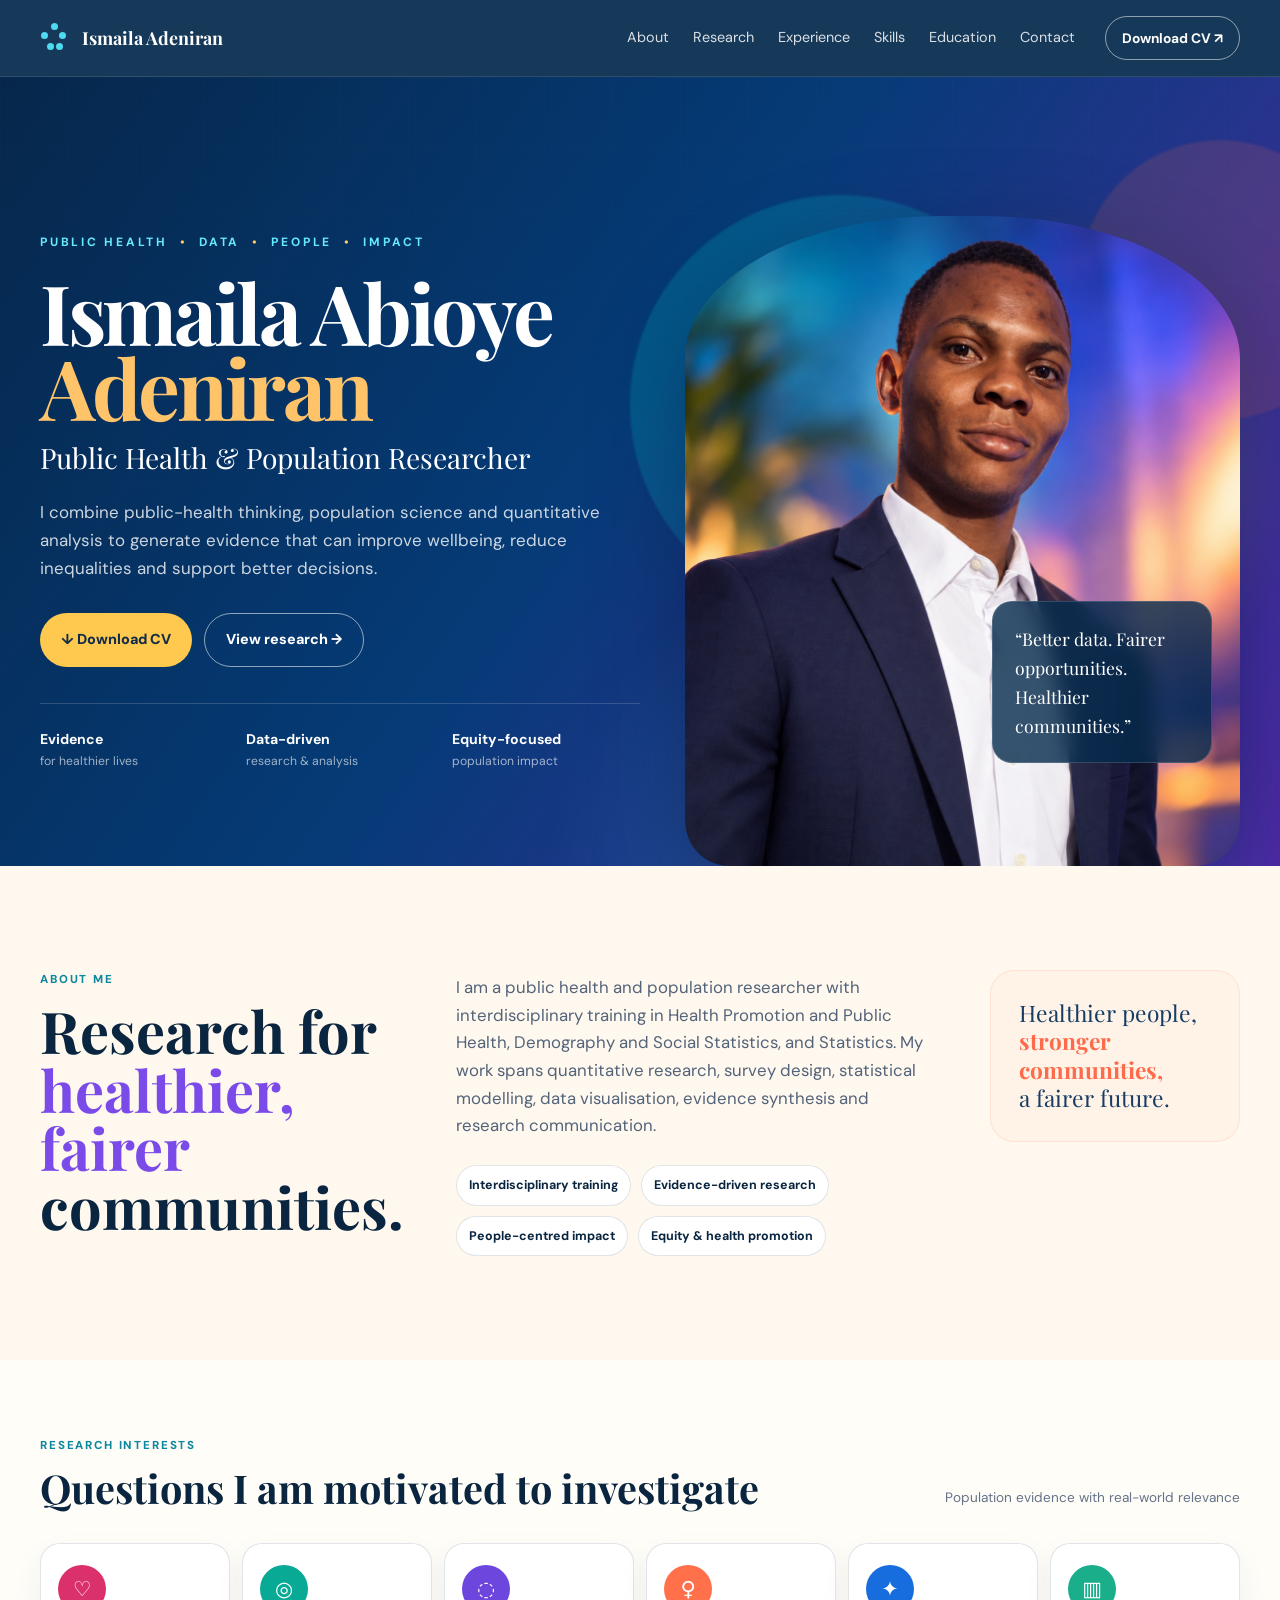
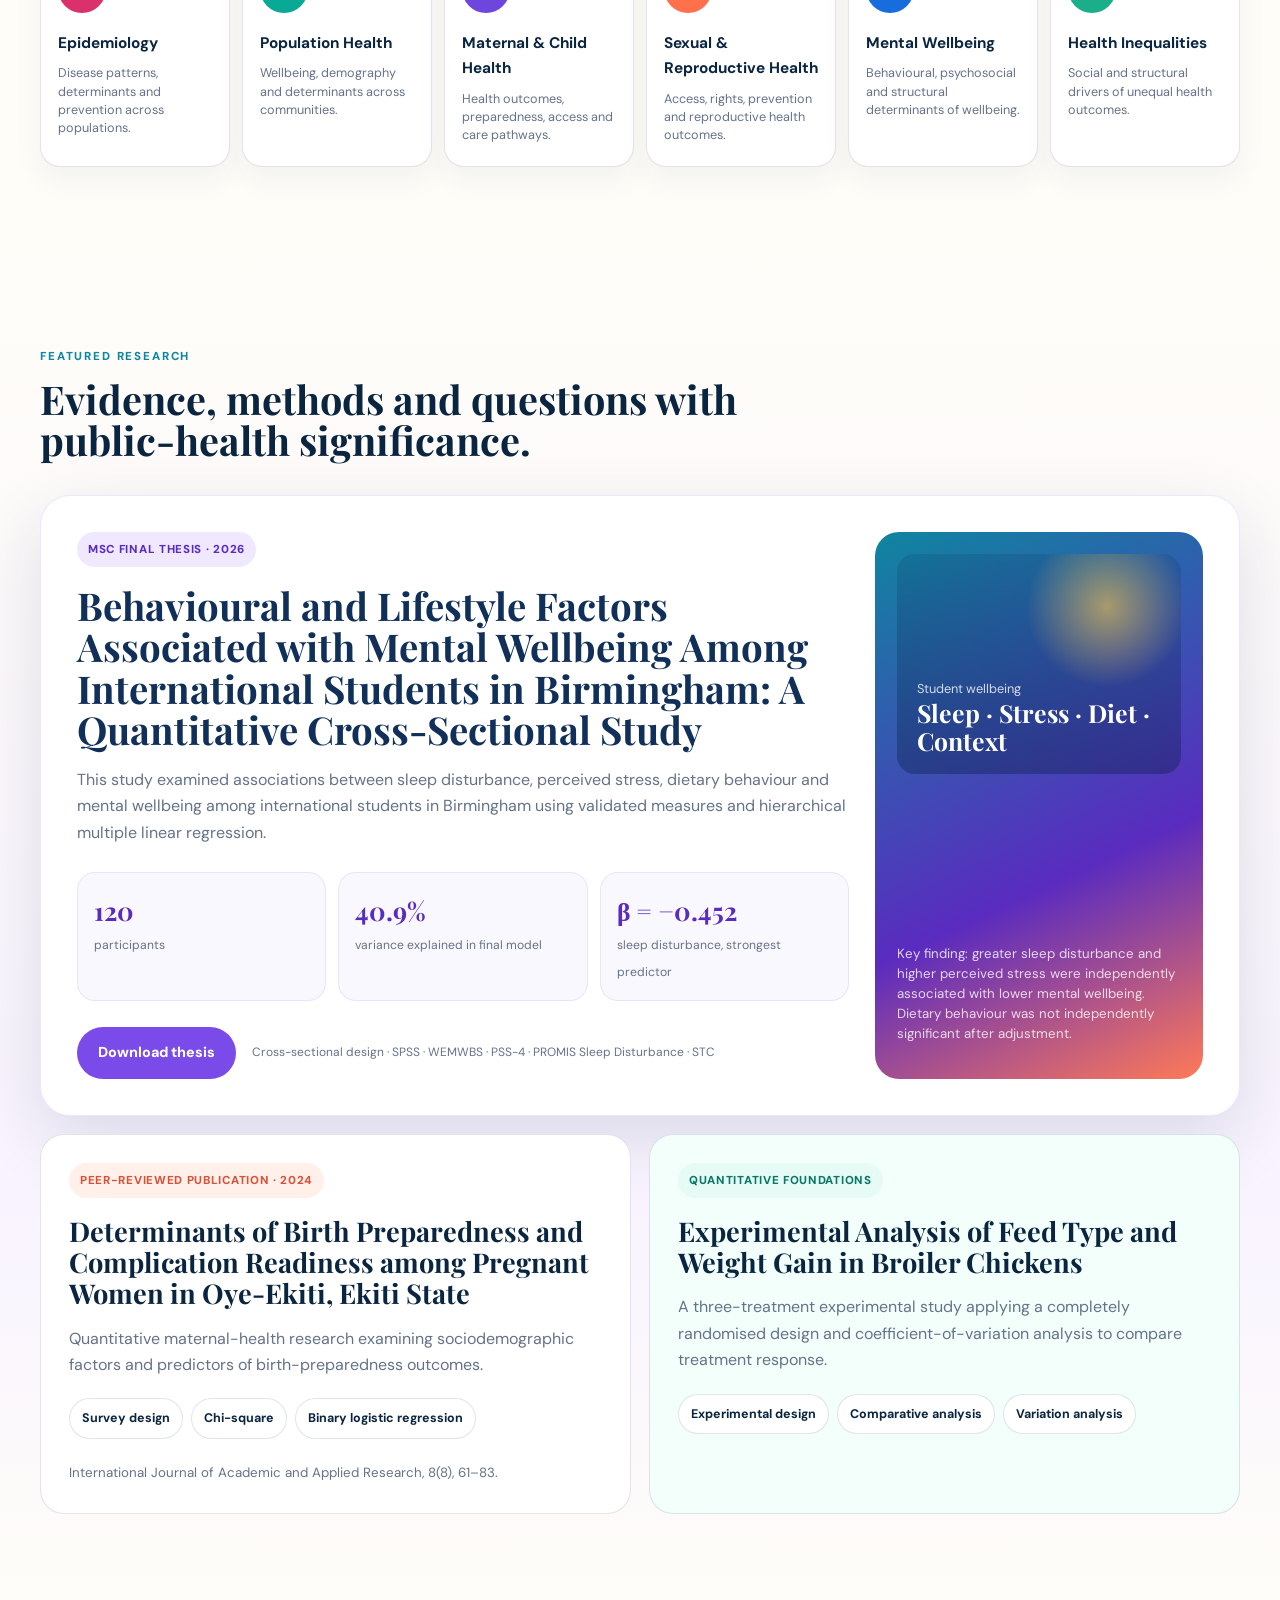
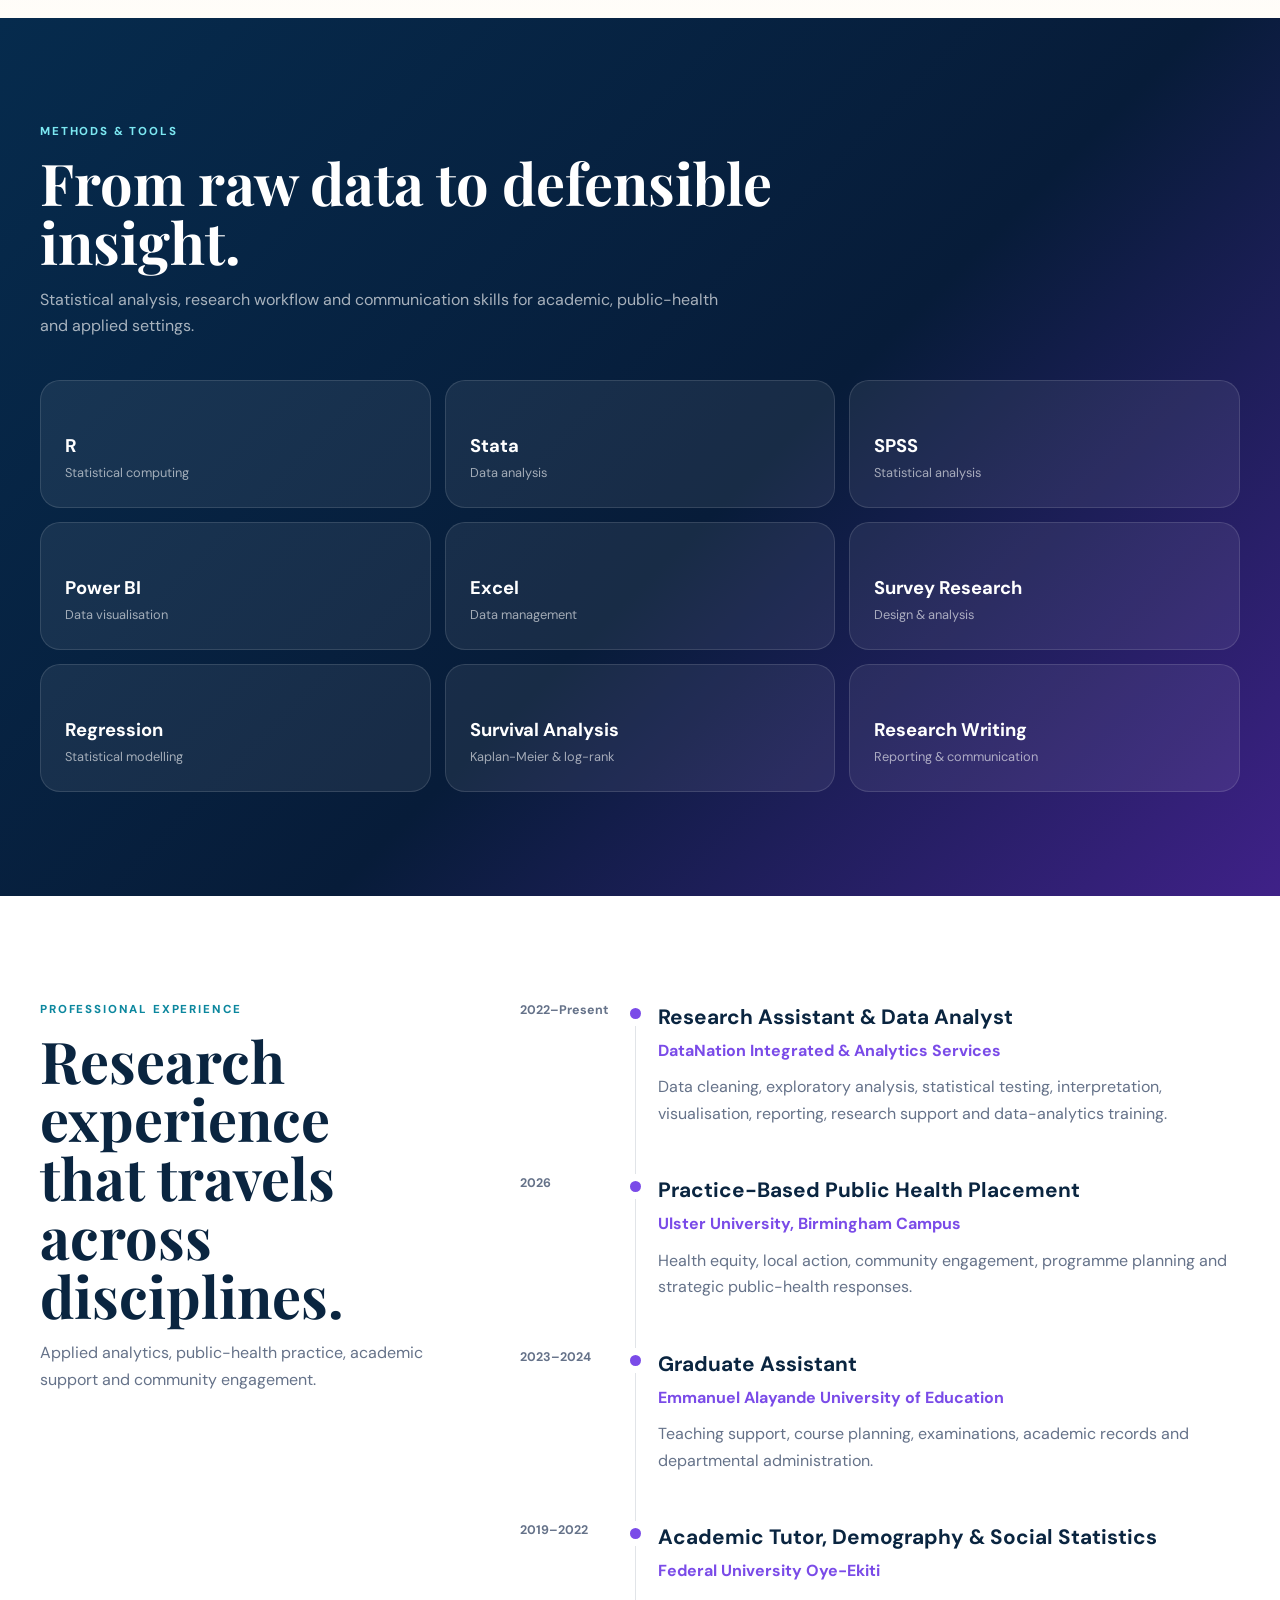
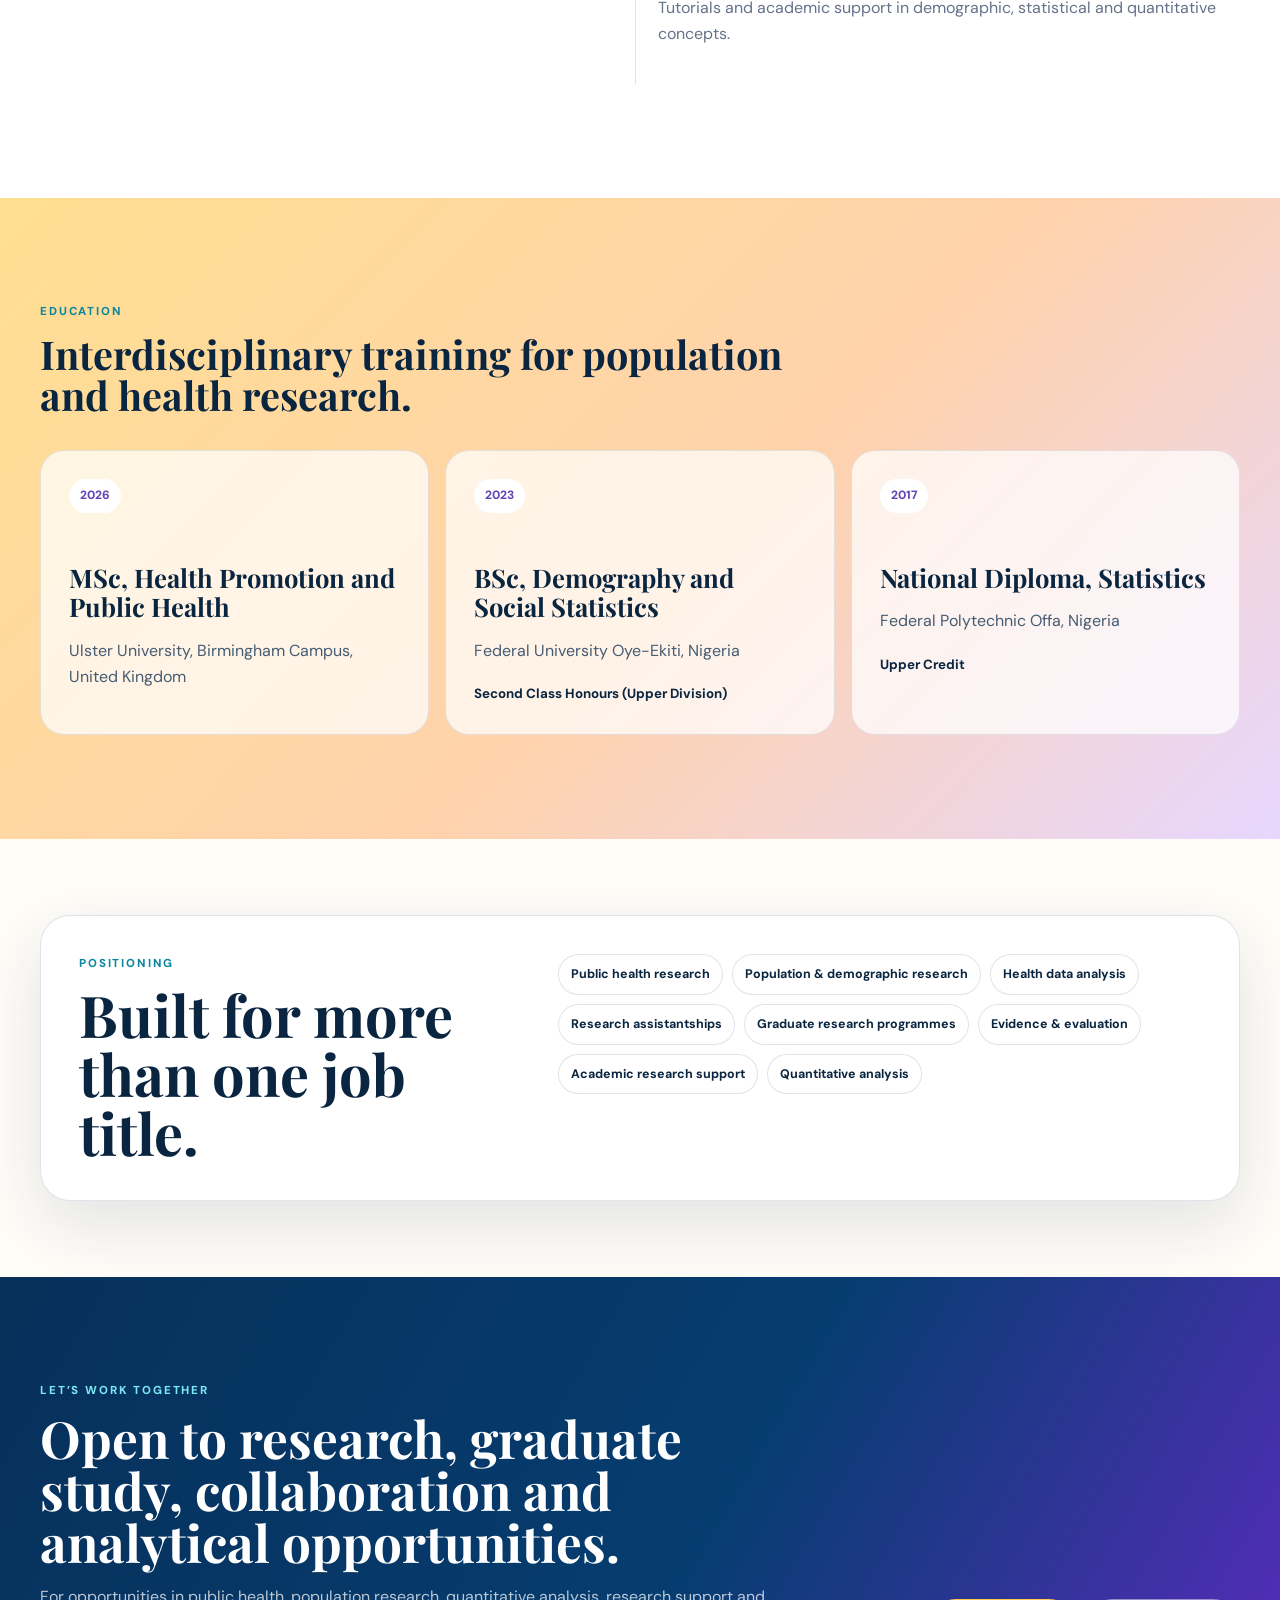
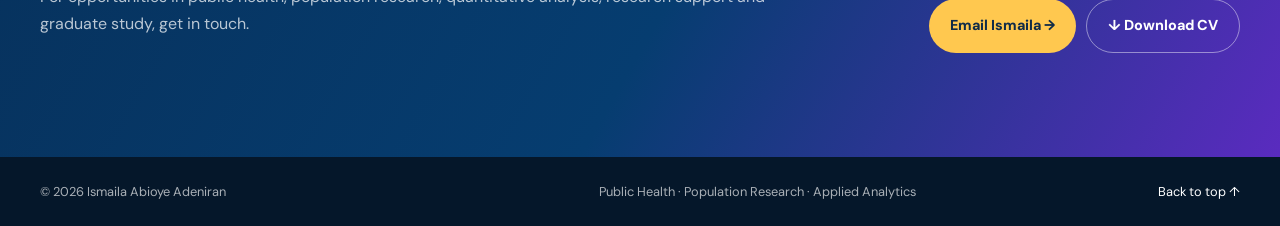
<file: index.html>
<!doctype html>
<html lang="en">
<head>
  <meta charset="utf-8" />
  <meta name="viewport" content="width=device-width, initial-scale=1" />
  <meta name="description" content="Ismaila Abioye Adeniran is a public health and population researcher combining health promotion, demography, statistics and applied quantitative analysis." />
  <meta name="theme-color" content="#062B4D" />
  <meta property="og:title" content="Ismaila Abioye Adeniran | Public Health & Population Researcher" />
  <meta property="og:description" content="Public health, population research, quantitative methods and evidence for healthier communities." />
  <meta property="og:type" content="website" />
  <title>Ismaila Abioye Adeniran | Public Health & Population Researcher</title>
  <link rel="preconnect" href="https://fonts.googleapis.com">
  <link rel="preconnect" href="https://fonts.gstatic.com" crossorigin>
  <link href="https://fonts.googleapis.com/css2?family=DM+Sans:wght@400;500;600;700&family=Playfair+Display:wght@600;700;800&display=swap" rel="stylesheet">
  <link rel="stylesheet" href="styles.css" />
</head>
<body>
  <header class="site-header" id="top">
    <div class="nav-wrap">
      <a href="#top" class="brand" aria-label="Home">
        <span class="brand-dots" aria-hidden="true"><i></i><i></i><i></i><i></i><i></i></span>
        <span>Ismaila Adeniran</span>
      </a>
      <button class="menu-btn" aria-label="Open navigation" aria-expanded="false"><span></span><span></span></button>
      <nav class="nav" aria-label="Primary navigation">
        <a href="#about">About</a>
        <a href="#research">Research</a>
        <a href="#experience">Experience</a>
        <a href="#skills">Skills</a>
        <a href="#education">Education</a>
        <a href="#contact">Contact</a>
      </nav>
      <a class="nav-download" href="assets/Ismaila_Adeniran_CV.docx" download>Download CV ↗</a>
    </div>
  </header>

  <main>
    <section class="hero">
      <div class="hero-gridlines" aria-hidden="true"></div>
      <div class="hero-orb orb-a" aria-hidden="true"></div>
      <div class="hero-orb orb-b" aria-hidden="true"></div>
      <div class="shell hero-layout">
        <div class="hero-copy reveal">
          <p class="kicker">Public Health <span>•</span> Data <span>•</span> People <span>•</span> Impact</p>
          <h1>Ismaila Abioye <em>Adeniran</em></h1>
          <p class="hero-role">Public Health & Population Researcher</p>
          <p class="hero-summary">I combine public-health thinking, population science and quantitative analysis to generate evidence that can improve wellbeing, reduce inequalities and support better decisions.</p>
          <div class="hero-actions">
            <a class="btn btn-gold" href="assets/Ismaila_Adeniran_CV.docx" download>↓ Download CV</a>
            <a class="btn btn-outline" href="#research">View research →</a>
          </div>
          <div class="hero-signals">
            <div><b>Evidence</b><span>for healthier lives</span></div>
            <div><b>Data-driven</b><span>research & analysis</span></div>
            <div><b>Equity-focused</b><span>population impact</span></div>
          </div>
        </div>

        <div class="hero-visual reveal">
          <div class="sun-disc" aria-hidden="true"><span>Healthier people.<br>Stronger communities.</span></div>
          <div class="portrait-frame"><img src="assets/ismaila-portrait.png" alt="Portrait of Ismaila Abioye Adeniran" /></div>
          <blockquote>“Better data. Fairer opportunities. Healthier communities.”</blockquote>
        </div>
      </div>
    </section>

    <section class="about section" id="about">
      <div class="shell about-grid">
        <div class="about-heading reveal">
          <p class="section-label">About me</p>
          <h2>Research for <span>healthier, fairer</span> communities.</h2>
        </div>
        <div class="about-copy reveal">
          <p>I am a public health and population researcher with interdisciplinary training in Health Promotion and Public Health, Demography and Social Statistics, and Statistics. My work spans quantitative research, survey design, statistical modelling, data visualisation, evidence synthesis and research communication.</p>
          <div class="mini-pill-row">
            <span>Interdisciplinary training</span><span>Evidence-driven research</span><span>People-centred impact</span><span>Equity & health promotion</span>
          </div>
        </div>
        <aside class="about-quote reveal">Healthier people,<br><strong>stronger communities,</strong><br>a fairer future.</aside>
      </div>
    </section>

    <section class="interests section-tight">
      <div class="shell">
        <div class="section-row reveal"><div><p class="section-label">Research interests</p><h3>Questions I am motivated to investigate</h3></div><span>Population evidence with real-world relevance</span></div>
        <div class="interest-grid">
          <article class="interest-card c1 reveal"><div class="icon">♡</div><h4>Epidemiology</h4><p>Disease patterns, determinants and prevention across populations.</p></article>
          <article class="interest-card c2 reveal"><div class="icon">◎</div><h4>Population Health</h4><p>Wellbeing, demography and determinants across communities.</p></article>
          <article class="interest-card c3 reveal"><div class="icon">◌</div><h4>Maternal & Child Health</h4><p>Health outcomes, preparedness, access and care pathways.</p></article>
          <article class="interest-card c4 reveal"><div class="icon">♀</div><h4>Sexual & Reproductive Health</h4><p>Access, rights, prevention and reproductive health outcomes.</p></article>
          <article class="interest-card c5 reveal"><div class="icon">✦</div><h4>Mental Wellbeing</h4><p>Behavioural, psychosocial and structural determinants of wellbeing.</p></article>
          <article class="interest-card c6 reveal"><div class="icon">▥</div><h4>Health Inequalities</h4><p>Social and structural drivers of unequal health outcomes.</p></article>
        </div>
      </div>
    </section>

    <section class="research section" id="research">
      <div class="shell">
        <div class="section-row reveal"><div><p class="section-label">Featured research</p><h3>Evidence, methods and questions with public-health significance.</h3></div></div>

        <article class="thesis-card reveal">
          <div class="thesis-copy">
            <span class="tag">MSc Final Thesis · 2026</span>
            <h2>Behavioural and Lifestyle Factors Associated with Mental Wellbeing Among International Students in Birmingham: A Quantitative Cross-Sectional Study</h2>
            <p>This study examined associations between sleep disturbance, perceived stress, dietary behaviour and mental wellbeing among international students in Birmingham using validated measures and hierarchical multiple linear regression.</p>
            <div class="thesis-stats">
              <div><strong>120</strong><span>participants</span></div>
              <div><strong>40.9%</strong><span>variance explained in final model</span></div>
              <div><strong>β = −0.452</strong><span>sleep disturbance, strongest predictor</span></div>
            </div>
            <div class="thesis-actions">
              <a class="btn btn-violet" href="assets/My_Research_Study.docx" download>Download thesis</a>
              <span>Cross-sectional design · SPSS · WEMWBS · PSS-4 · PROMIS Sleep Disturbance · STC</span>
            </div>
          </div>
          <div class="thesis-side">
            <div class="thesis-visual"><span>Student wellbeing</span><strong>Sleep · Stress · Diet · Context</strong></div>
            <p>Key finding: greater sleep disturbance and higher perceived stress were independently associated with lower mental wellbeing. Dietary behaviour was not independently significant after adjustment.</p>
          </div>
        </article>

        <div class="publication-grid">
          <article class="publication-card reveal">
            <span class="tag coral">Peer-reviewed publication · 2024</span>
            <h3>Determinants of Birth Preparedness and Complication Readiness among Pregnant Women in Oye-Ekiti, Ekiti State</h3>
            <p>Quantitative maternal-health research examining sociodemographic factors and predictors of birth-preparedness outcomes.</p>
            <div class="method-row"><span>Survey design</span><span>Chi-square</span><span>Binary logistic regression</span></div>
            <small>International Journal of Academic and Applied Research, 8(8), 61–83.</small>
          </article>
          <article class="publication-card alt reveal">
            <span class="tag teal">Quantitative foundations</span>
            <h3>Experimental Analysis of Feed Type and Weight Gain in Broiler Chickens</h3>
            <p>A three-treatment experimental study applying a completely randomised design and coefficient-of-variation analysis to compare treatment response.</p>
            <div class="method-row"><span>Experimental design</span><span>Comparative analysis</span><span>Variation analysis</span></div>
          </article>
        </div>
      </div>
    </section>

    <section class="skills section" id="skills">
      <div class="shell">
        <div class="skills-head reveal"><p class="section-label light">Methods & tools</p><h2>From raw data to defensible insight.</h2><p>Statistical analysis, research workflow and communication skills for academic, public-health and applied settings.</p></div>
        <div class="tool-grid">
          <div class="tool reveal"><b>R</b><span>Statistical computing</span></div>
          <div class="tool reveal"><b>Stata</b><span>Data analysis</span></div>
          <div class="tool reveal"><b>SPSS</b><span>Statistical analysis</span></div>
          <div class="tool reveal"><b>Power BI</b><span>Data visualisation</span></div>
          <div class="tool reveal"><b>Excel</b><span>Data management</span></div>
          <div class="tool reveal"><b>Survey Research</b><span>Design & analysis</span></div>
          <div class="tool reveal"><b>Regression</b><span>Statistical modelling</span></div>
          <div class="tool reveal"><b>Survival Analysis</b><span>Kaplan-Meier & log-rank</span></div>
          <div class="tool reveal"><b>Research Writing</b><span>Reporting & communication</span></div>
        </div>
      </div>
    </section>

    <section class="experience section" id="experience">
      <div class="shell experience-grid">
        <div class="exp-intro reveal"><p class="section-label">Professional experience</p><h2>Research experience that travels across disciplines.</h2><p>Applied analytics, public-health practice, academic support and community engagement.</p></div>
        <div class="timeline">
          <article class="tl reveal"><time>2022–Present</time><div><h3>Research Assistant & Data Analyst</h3><p class="org">DataNation Integrated & Analytics Services</p><p>Data cleaning, exploratory analysis, statistical testing, interpretation, visualisation, reporting, research support and data-analytics training.</p></div></article>
          <article class="tl reveal"><time>2026</time><div><h3>Practice-Based Public Health Placement</h3><p class="org">Ulster University, Birmingham Campus</p><p>Health equity, local action, community engagement, programme planning and strategic public-health responses.</p></div></article>
          <article class="tl reveal"><time>2023–2024</time><div><h3>Graduate Assistant</h3><p class="org">Emmanuel Alayande University of Education</p><p>Teaching support, course planning, examinations, academic records and departmental administration.</p></div></article>
          <article class="tl reveal"><time>2019–2022</time><div><h3>Academic Tutor, Demography & Social Statistics</h3><p class="org">Federal University Oye-Ekiti</p><p>Tutorials and academic support in demographic, statistical and quantitative concepts.</p></div></article>
        </div>
      </div>
    </section>

    <section class="education section" id="education">
      <div class="shell">
        <div class="section-row reveal"><div><p class="section-label">Education</p><h3>Interdisciplinary training for population and health research.</h3></div></div>
        <div class="edu-grid">
          <article class="edu-card reveal"><span>2026</span><h3>MSc, Health Promotion and Public Health</h3><p>Ulster University, Birmingham Campus, United Kingdom</p></article>
          <article class="edu-card reveal"><span>2023</span><h3>BSc, Demography and Social Statistics</h3><p>Federal University Oye-Ekiti, Nigeria</p><small>Second Class Honours (Upper Division)</small></article>
          <article class="edu-card reveal"><span>2017</span><h3>National Diploma, Statistics</h3><p>Federal Polytechnic Offa, Nigeria</p><small>Upper Credit</small></article>
        </div>
      </div>
    </section>

    <section class="positioning section-tight">
      <div class="shell positioning-card reveal">
        <div><p class="section-label">Positioning</p><h2>Built for more than one job title.</h2></div>
        <div class="position-tags"><span>Public health research</span><span>Population & demographic research</span><span>Health data analysis</span><span>Research assistantships</span><span>Graduate research programmes</span><span>Evidence & evaluation</span><span>Academic research support</span><span>Quantitative analysis</span></div>
      </div>
    </section>

    <section class="contact section" id="contact">
      <div class="shell contact-inner reveal">
        <div><p class="section-label light">Let’s work together</p><h2>Open to research, graduate study, collaboration and analytical opportunities.</h2><p>For opportunities in public health, population research, quantitative analysis, research support and graduate study, get in touch.</p></div>
        <div class="contact-actions"><a class="btn btn-gold" href="mailto:abioye0408@gmail.com">Email Ismaila →</a><a class="btn btn-outline-light" href="assets/Ismaila_Adeniran_CV.docx" download>↓ Download CV</a></div>
      </div>
    </section>
  </main>

  <footer>
    <div class="shell footer-inner"><span>© <span id="year"></span> Ismaila Abioye Adeniran</span><span>Public Health · Population Research · Applied Analytics</span><a href="#top">Back to top ↑</a></div>
  </footer>

  <script src="script.js"></script>
</body>
</html>
</file>
<file: styles.css>
:root{
  --navy:#062b4d;--navy2:#071b36;--blue:#0b63ce;--cyan:#12c6d8;--teal:#10a88f;
  --violet:#7a4be8;--plum:#5a2bbf;--coral:#ff6b4a;--gold:#ffc84f;--cream:#fff8ee;
  --paper:#fffdf8;--ink:#0a2540;--muted:#657289;--line:rgba(10,37,64,.12);--white:#fff;
  --shadow:0 24px 70px rgba(4,34,68,.12);--r:28px;--shell:min(1200px,calc(100% - 40px));
}
*{box-sizing:border-box}html{scroll-behavior:smooth}body{margin:0;background:var(--paper);color:var(--ink);font-family:"DM Sans",system-ui,sans-serif;line-height:1.65;overflow-x:hidden}a{color:inherit}img{display:block;width:100%}.shell{width:var(--shell);margin:auto}.section{padding:104px 0}.section-tight{padding:76px 0}.site-header{position:sticky;top:0;z-index:30;background:rgba(6,43,77,.93);backdrop-filter:blur(18px);border-bottom:1px solid rgba(255,255,255,.1);color:#fff}.nav-wrap{width:var(--shell);margin:auto;height:76px;display:flex;align-items:center;gap:30px}.brand{display:flex;align-items:center;gap:12px;text-decoration:none;font-family:"Playfair Display",serif;font-weight:700;font-size:1.12rem;white-space:nowrap}.brand-dots{width:30px;height:30px;position:relative;display:inline-block}.brand-dots i{position:absolute;width:7px;height:7px;background:#4edaf0;border-radius:50%}.brand-dots i:nth-child(1){left:11px;top:0}.brand-dots i:nth-child(2){left:1px;top:9px}.brand-dots i:nth-child(3){left:19px;top:9px}.brand-dots i:nth-child(4){left:7px;top:20px}.brand-dots i:nth-child(5){left:16px;top:20px}.nav{margin-left:auto;display:flex;gap:24px}.nav a{text-decoration:none;font-size:.9rem;opacity:.84}.nav a:hover{opacity:1}.nav-download{text-decoration:none;border:1px solid rgba(255,255,255,.52);padding:10px 16px;border-radius:999px;font-weight:700;font-size:.86rem}.menu-btn{display:none;background:none;border:0}.hero{min-height:760px;position:relative;overflow:hidden;background:linear-gradient(125deg,#06274b 0%,#053b77 47%,#502aa8 100%);color:#fff;padding:74px 0 0}.hero:after{content:"";position:absolute;inset:auto -8% -45% 35%;height:650px;background:radial-gradient(circle,rgba(25,207,209,.32),transparent 65%);filter:blur(15px)}.hero-gridlines{position:absolute;inset:0;opacity:.15;background-image:linear-gradient(rgba(255,255,255,.09) 1px,transparent 1px),linear-gradient(90deg,rgba(255,255,255,.07) 1px,transparent 1px);background-size:68px 68px;mask-image:linear-gradient(to bottom,black,transparent 80%)}.hero-orb{position:absolute;border-radius:50%;filter:blur(1px)}.orb-a{width:420px;height:420px;background:rgba(0,204,220,.2);right:18%;top:15%}.orb-b{width:280px;height:280px;background:rgba(255,104,73,.15);right:-80px;top:8%}.hero-layout{position:relative;z-index:2;display:grid;grid-template-columns:1.04fr .96fr;gap:44px;align-items:end}.hero-copy{padding:70px 0 95px}.kicker{font-size:.75rem;text-transform:uppercase;letter-spacing:.23em;font-weight:700;color:#66eaff}.kicker span{color:#ffcd62;margin:0 6px}.hero h1{font-family:"Playfair Display",serif;font-size:clamp(4rem,6.5vw,6.9rem);line-height:.9;letter-spacing:-.04em;margin:22px 0 10px}.hero h1 em{font-style:normal;color:#ffc46a}.hero-role{font-family:"Playfair Display",serif;font-size:clamp(1.45rem,2.2vw,2rem);margin:0 0 18px}.hero-summary{max-width:610px;color:rgba(255,255,255,.8);font-size:1.06rem}.hero-actions{display:flex;gap:12px;flex-wrap:wrap;margin:30px 0 36px}.btn{display:inline-flex;align-items:center;justify-content:center;text-decoration:none;border-radius:999px;padding:14px 21px;font-weight:800;font-size:.9rem;transition:.2s ease}.btn:hover{transform:translateY(-2px)}.btn-gold{background:var(--gold);color:#112c48}.btn-outline{border:1px solid rgba(255,255,255,.55);color:#fff}.btn-violet{background:var(--violet);color:#fff}.btn-outline-light{border:1px solid rgba(255,255,255,.45);color:#fff}.hero-signals{display:grid;grid-template-columns:repeat(3,1fr);gap:18px;max-width:600px;border-top:1px solid rgba(255,255,255,.16);padding-top:24px}.hero-signals div{display:flex;flex-direction:column}.hero-signals b{font-size:.88rem}.hero-signals span{font-size:.76rem;color:rgba(255,255,255,.62)}.hero-visual{position:relative;min-height:650px;display:flex;align-items:flex-end;justify-content:center}.portrait-frame{width:min(100%,560px);position:relative;z-index:4;filter:drop-shadow(0 28px 45px rgba(3,18,50,.4))}.portrait-frame img{border-radius:46% 46% 8% 8%/22% 22% 7% 7%;height:650px;object-fit:cover;object-position:center top}.sun-disc{position:absolute;width:410px;height:410px;border-radius:50%;right:0;top:50px;background:radial-gradient(circle at 40% 35%,#fff3ce 0%,#ffb36b 48%,rgba(255,104,73,.72) 70%,rgba(255,104,73,.1) 100%);box-shadow:0 0 80px rgba(255,191,95,.18);z-index:1}.sun-disc:after{content:"";position:absolute;inset:23px;border-radius:50%;border:1px solid rgba(255,255,255,.42)}.sun-disc span{position:absolute;right:50px;top:75px;color:#4b2e5e;font-family:"Playfair Display",serif;font-size:1.18rem;font-style:italic;transform:rotate(-5deg);text-align:center}.hero-visual blockquote{position:absolute;z-index:6;right:-12px;bottom:85px;width:220px;background:rgba(6,43,77,.8);backdrop-filter:blur(10px);padding:22px;border-radius:20px;color:#fff;font-family:"Playfair Display",serif;font-size:1.1rem;border:1px solid rgba(255,255,255,.15)}.about{background:var(--cream)}.about-grid{display:grid;grid-template-columns:.8fr 1.25fr .65fr;gap:52px;align-items:start}.section-label{text-transform:uppercase;letter-spacing:.16em;font-size:.72rem;font-weight:800;color:#0c879e;margin:0 0 12px}.section-label.light{color:#7ce8f2}.about-heading h2,.skills-head h2,.experience h2,.positioning h2,.contact h2{font-family:"Playfair Display",serif;font-size:clamp(2.7rem,4.5vw,4.9rem);line-height:1.02;margin:0}.about-heading h2 span{color:var(--violet)}.about-copy p{font-size:1.05rem;color:#52637a;margin-top:4px}.mini-pill-row{display:flex;gap:10px;flex-wrap:wrap;margin-top:25px}.mini-pill-row span,.position-tags span,.method-row span{padding:9px 12px;border-radius:999px;background:#fff;border:1px solid var(--line);font-size:.78rem;font-weight:700}.about-quote{background:#fff3e8;border:1px solid rgba(255,107,74,.13);border-radius:24px;padding:28px;font-family:"Playfair Display",serif;font-size:1.42rem;line-height:1.25;color:#173d65}.about-quote strong{color:var(--coral)}.section-row{display:flex;align-items:end;justify-content:space-between;gap:40px;margin-bottom:34px}.section-row h3{font-family:"Playfair Display",serif;font-size:clamp(2rem,3.1vw,3.5rem);line-height:1.05;margin:0;max-width:760px}.section-row>span{color:var(--muted);font-size:.85rem}.interest-grid{display:grid;grid-template-columns:repeat(6,1fr);gap:12px}.interest-card{background:#fff;border:1px solid var(--line);border-radius:20px;padding:21px 17px;box-shadow:0 12px 30px rgba(6,43,77,.06);min-height:205px}.interest-card .icon{width:48px;height:48px;border-radius:50%;display:grid;place-items:center;color:white;font-size:1.3rem;margin-bottom:18px}.interest-card h4{margin:0 0 8px;font-size:.96rem}.interest-card p{margin:0;color:var(--muted);font-size:.79rem;line-height:1.45}.c1 .icon{background:#da316c}.c2 .icon{background:#08a995}.c3 .icon{background:#6d46dd}.c4 .icon{background:#ff704b}.c5 .icon{background:#176cde}.c6 .icon{background:#1aaf8a}.research{background:linear-gradient(180deg,#fffdf8,#f8f3ff 70%,#fffdf8)}.thesis-card{display:grid;grid-template-columns:1.65fr .7fr;gap:26px;background:#fff;border-radius:30px;padding:36px;box-shadow:var(--shadow);border:1px solid rgba(122,75,232,.13)}.tag{display:inline-flex;width:max-content;border-radius:999px;padding:8px 11px;background:#efe8ff;color:var(--plum);font-weight:800;font-size:.72rem;text-transform:uppercase;letter-spacing:.06em}.tag.coral{background:#fff0ea;color:#d65238}.tag.teal{background:#e6fbf5;color:#087865}.thesis-copy h2{font-family:"Playfair Display",serif;font-size:clamp(2rem,3vw,3.35rem);line-height:1.08;margin:18px 0 14px;color:#102f59}.thesis-copy>p{color:var(--muted);max-width:880px}.thesis-stats{display:grid;grid-template-columns:repeat(3,1fr);gap:12px;margin:26px 0}.thesis-stats div{background:#faf8ff;border:1px solid rgba(122,75,232,.12);border-radius:18px;padding:16px}.thesis-stats strong{display:block;font-family:"Playfair Display",serif;font-size:1.6rem;color:var(--plum)}.thesis-stats span{font-size:.76rem;color:var(--muted)}.thesis-actions{display:flex;gap:16px;align-items:center;flex-wrap:wrap}.thesis-actions>span{font-size:.75rem;color:var(--muted)}.thesis-side{background:linear-gradient(155deg,#0f85a0,#5a2bbf 62%,#ff7a57);border-radius:24px;padding:22px;color:#fff;display:flex;flex-direction:column;justify-content:space-between}.thesis-visual{min-height:220px;border-radius:18px;padding:20px;background:radial-gradient(circle at 74% 24%,rgba(255,201,79,.6),transparent 30%),linear-gradient(rgba(4,28,60,.12),rgba(4,28,60,.35));display:flex;flex-direction:column;justify-content:flex-end}.thesis-visual span{font-size:.8rem;opacity:.8}.thesis-visual strong{font-family:"Playfair Display",serif;font-size:1.55rem;line-height:1.1}.thesis-side p{font-size:.83rem;line-height:1.5;color:rgba(255,255,255,.8)}.publication-grid{display:grid;grid-template-columns:1fr 1fr;gap:18px;margin-top:18px}.publication-card{background:#fff;border:1px solid var(--line);border-radius:24px;padding:28px}.publication-card.alt{background:#f3fffb}.publication-card h3{font-family:"Playfair Display",serif;font-size:1.7rem;line-height:1.15;margin:18px 0 10px}.publication-card p,.publication-card small{color:var(--muted)}.method-row{display:flex;gap:8px;flex-wrap:wrap;margin:20px 0}.skills{background:linear-gradient(135deg,#062b4d,#071c39 56%,#3f2188);color:#fff}.skills-head{max-width:800px;margin-bottom:40px}.skills-head p:last-child{color:rgba(255,255,255,.65);max-width:680px}.tool-grid{display:grid;grid-template-columns:repeat(3,1fr);gap:14px}.tool{background:rgba(255,255,255,.07);border:1px solid rgba(255,255,255,.12);border-radius:20px;padding:24px;min-height:128px;display:flex;flex-direction:column;justify-content:end}.tool b{font-size:1.15rem}.tool span{color:rgba(255,255,255,.6);font-size:.8rem}.experience{background:#fff}.experience-grid{display:grid;grid-template-columns:.72fr 1.28fr;gap:75px}.exp-intro{position:sticky;top:110px;height:max-content}.exp-intro>p:last-child{color:var(--muted)}.timeline{position:relative}.timeline:before{content:"";position:absolute;left:115px;top:4px;bottom:10px;width:1px;background:var(--line)}.tl{display:grid;grid-template-columns:92px 1fr;gap:46px;padding-bottom:46px;position:relative}.tl:before{content:"";position:absolute;left:110px;top:8px;width:11px;height:11px;border-radius:50%;background:var(--violet);box-shadow:0 0 0 7px #fff}.tl time{font-size:.78rem;color:var(--muted);font-weight:700}.tl h3{font-size:1.3rem;margin:0}.tl .org{font-weight:700;color:var(--violet);margin:4px 0 10px}.tl p:last-child{margin:0;color:var(--muted)}.education{background:linear-gradient(135deg,#ffdf91,#ffd2ad 56%,#e7d7ff)}.edu-grid{display:grid;grid-template-columns:repeat(3,1fr);gap:16px}.edu-card{background:rgba(255,255,255,.72);border:1px solid rgba(10,37,64,.1);border-radius:24px;padding:28px;min-height:240px}.edu-card>span{display:inline-flex;padding:7px 11px;border-radius:999px;background:#fff;color:#6245b5;font-weight:800;font-size:.75rem}.edu-card h3{font-family:"Playfair Display",serif;font-size:1.6rem;line-height:1.15;margin:50px 0 10px}.edu-card p{color:#465c73}.edu-card small{font-weight:700}.positioning-card{display:grid;grid-template-columns:.8fr 1.2fr;gap:50px;background:#fff;border-radius:30px;border:1px solid var(--line);box-shadow:var(--shadow);padding:38px}.position-tags{display:flex;align-content:flex-start;align-items:flex-start;gap:9px;flex-wrap:wrap}.contact{background:linear-gradient(120deg,#07305a,#063d70 55%,#5a2bbf);color:#fff}.contact-inner{display:grid;grid-template-columns:1.3fr .7fr;gap:40px;align-items:end}.contact h2{font-size:clamp(2.4rem,4vw,4.5rem)}.contact p{color:rgba(255,255,255,.72);max-width:760px}.contact-actions{display:flex;gap:10px;justify-content:flex-end;flex-wrap:wrap}footer{background:#05172a;color:rgba(255,255,255,.66);font-size:.8rem;padding:24px 0}.footer-inner{display:grid;grid-template-columns:1fr 1fr auto;gap:20px;align-items:center}.footer-inner a{text-decoration:none;color:#fff}.reveal{opacity:0;transform:translateY(18px);transition:opacity .7s ease,transform .7s ease}.reveal.visible{opacity:1;transform:none}
@media(max-width:1050px){.nav{display:none;position:absolute;top:76px;left:20px;right:20px;background:#07305a;border-radius:18px;padding:18px;flex-direction:column}.nav.open{display:flex}.nav-download{margin-left:auto}.menu-btn{display:block;order:3;width:40px;height:40px}.menu-btn span{display:block;width:24px;height:2px;background:#fff;margin:5px auto}.hero-layout{grid-template-columns:1fr}.hero-copy{padding-bottom:20px}.hero-visual{min-height:570px}.portrait-frame img{height:570px}.about-grid{grid-template-columns:1fr 1fr}.about-quote{grid-column:1/-1}.interest-grid{grid-template-columns:repeat(3,1fr)}.thesis-card{grid-template-columns:1fr}.thesis-side{min-height:300px}.experience-grid{grid-template-columns:1fr}.exp-intro{position:static}.edu-grid{grid-template-columns:1fr}.positioning-card,.contact-inner{grid-template-columns:1fr}.contact-actions{justify-content:flex-start}}
@media(max-width:700px){:root{--shell:min(100% - 26px,1200px)}.nav-download{display:none}.section{padding:76px 0}.section-tight{padding:58px 0}.hero{padding-top:26px}.hero h1{font-size:clamp(3.2rem,16vw,5rem)}.hero-signals{grid-template-columns:1fr}.hero-visual{min-height:470px}.portrait-frame img{height:470px}.sun-disc{width:310px;height:310px;right:-50px}.hero-visual blockquote{right:0;bottom:28px;width:190px;font-size:.95rem}.about-grid{grid-template-columns:1fr}.interest-grid{grid-template-columns:1fr 1fr}.section-row{align-items:flex-start;flex-direction:column}.thesis-card{padding:22px}.thesis-stats{grid-template-columns:1fr}.publication-grid{grid-template-columns:1fr}.tool-grid{grid-template-columns:1fr 1fr}.timeline:before{left:8px}.tl{grid-template-columns:1fr;padding-left:34px;gap:6px}.tl:before{left:3px}.positioning-card{padding:24px}.footer-inner{grid-template-columns:1fr}.footer-inner span:nth-child(2){display:none}}
@media(max-width:480px){.interest-grid,.tool-grid{grid-template-columns:1fr}.hero-visual{min-height:420px}.portrait-frame img{height:420px}.sun-disc{display:none}.hero-visual blockquote{display:none}}
@media(prefers-reduced-motion:reduce){*{scroll-behavior:auto!important}.reveal{opacity:1;transform:none;transition:none}}
</file>
